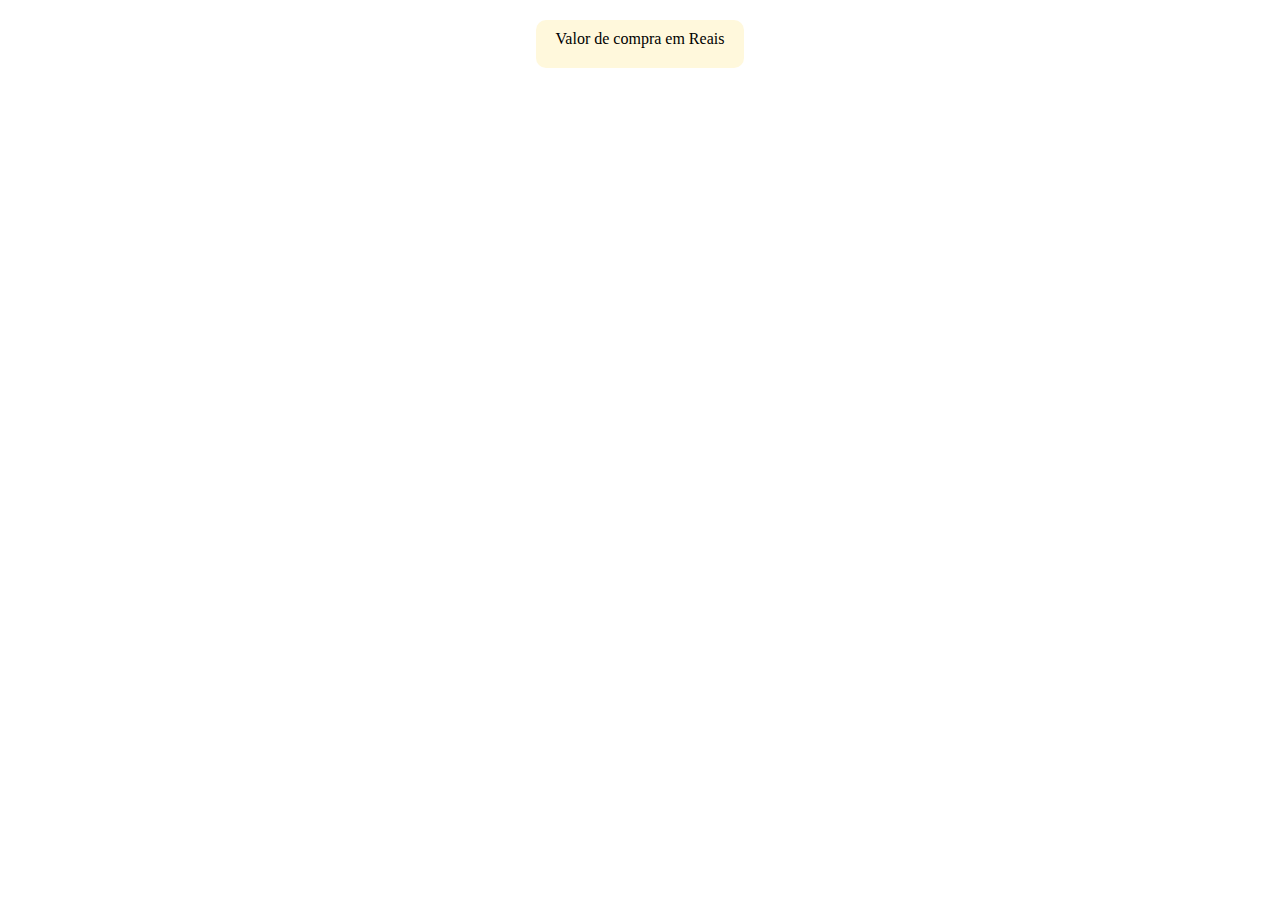
<file: busca-bitcoin/index.html>
<!DOCTYPE html>
<html lang="en">

<head>
  <meta charset="UTF-8">
  <meta http-equiv="X-UA-Compatible" content="IE=edge">
  <meta name="viewport" content="width=device-width, initial-scale=1.0">
  <link rel="stylesheet" href="./style.css">
  <title>Document</title>
</head>

<body>

  <main class="main-container">
    <div class="main">
      <div class="flexItem">
        <p>Valor de compra em Reais</p>
        <p id="bitcoinBrl"></p>
      </div>
    </div>
  </main>
  <script src="./script.js"></script>
</body>

</html>
</file>
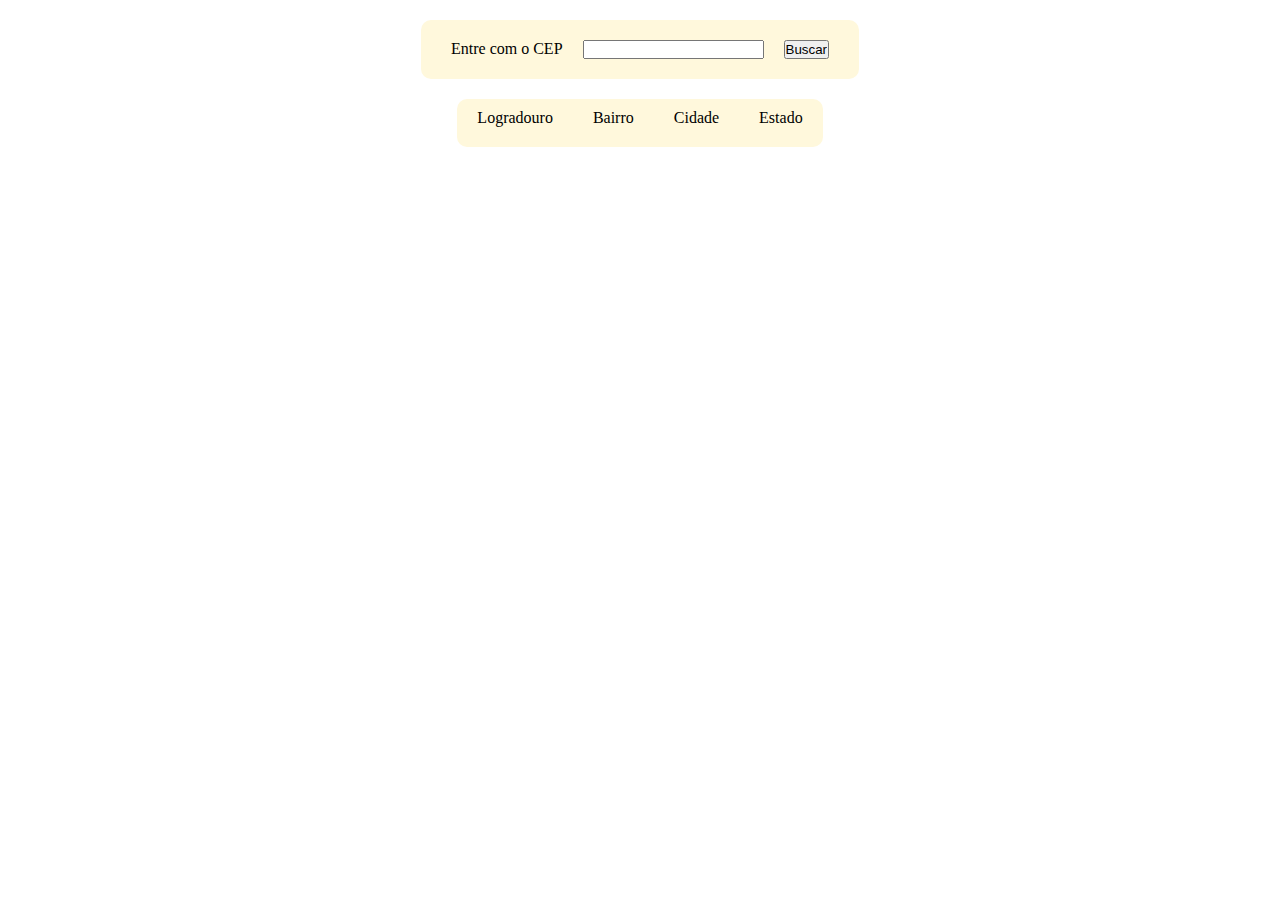
<file: busca-cep/index.html>
<!DOCTYPE html>
<html lang="en">

<head>
  <meta charset="UTF-8">
  <meta http-equiv="X-UA-Compatible" content="IE=edge">
  <meta name="viewport" content="width=device-width, initial-scale=1.0">
  <link rel="stylesheet" href="./style.css">
  <title>Document</title>
</head>

<body>

  <header class="header-container">
    <div class="header">
      <form id="buscaCep" class="header">
        <label for="cep">Entre com o CEP</label>
        <input id="cep" type="text" name="cep">
        <input id="enviar" type="button" value="Buscar">
      </form>
    </div>
  </header>
  <main class="main-container">
    <div class="main">
      <div class="flexItem">
        <p>Logradouro</p>
        <p id="logradouro"></p>
      </div>
      <div class="flexItem">
        <p>Bairro</p>
        <p id="bairro"></p>
      </div>
      <div class="flexItem">
        <p>Cidade</p>
        <p id="cidade"></p>
      </div>
      <div class="flexItem">
        <p>Estado</p>
        <p id="estado"></p>
      </div>
    </div>
  </main>
  <script src="./script.js"></script>
</body>

</html>
</file>
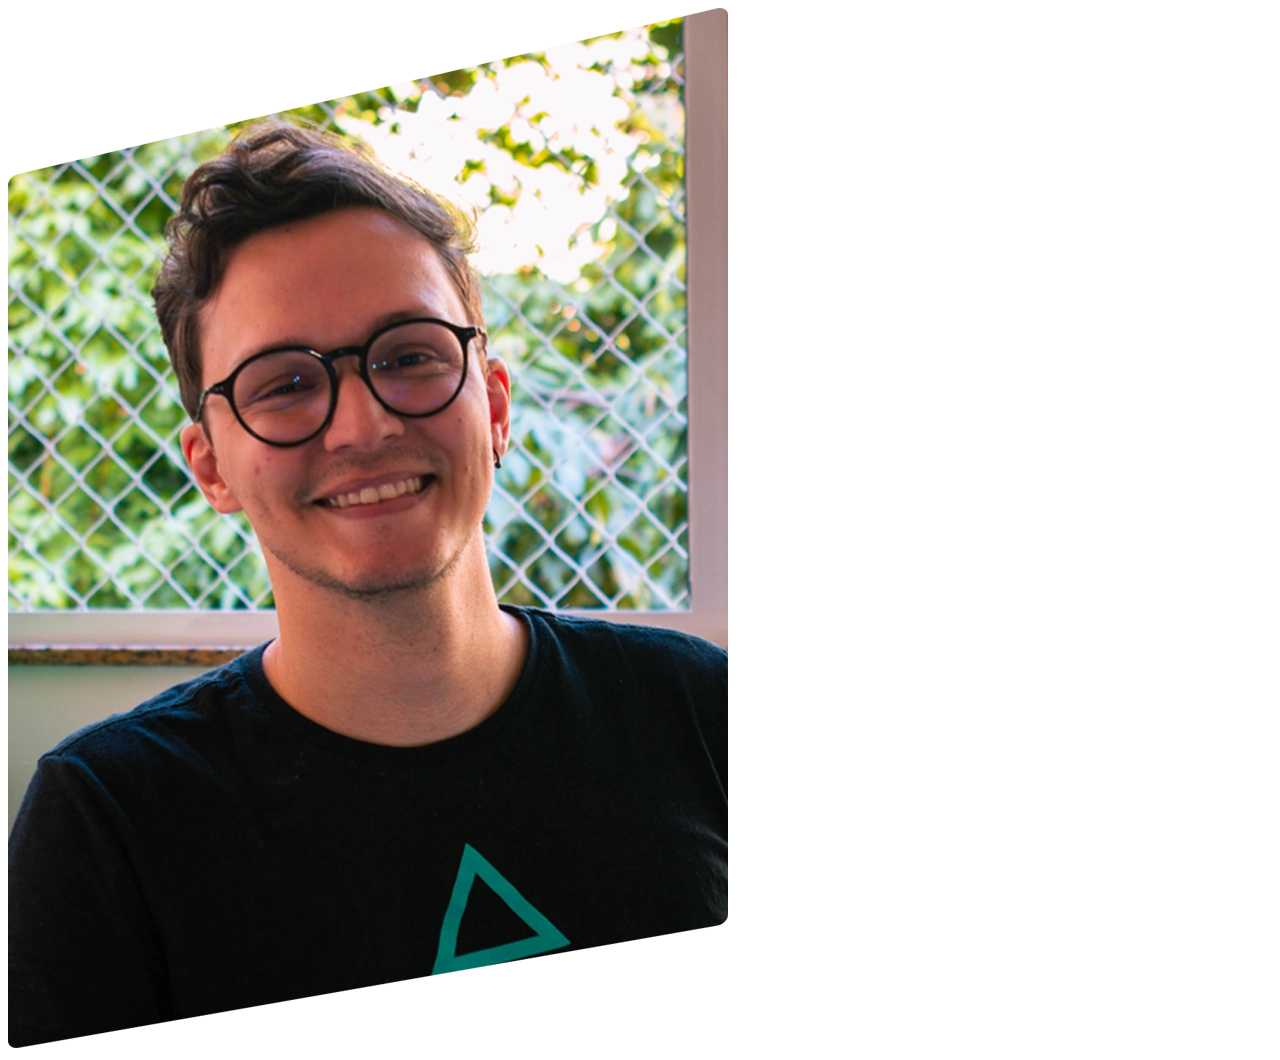
<file: fetch-blob/index.html>
<!DOCTYPE html>
<html lang="en">

<head>
  <meta charset="UTF-8">
  <meta http-equiv="X-UA-Compatible" content="IE=edge">
  <meta name="viewport" content="width=device-width, initial-scale=1.0">
  <title>Document</title>
</head>

<body>
  <img src="" alt="">
  <script src="./script.js"></script>
</body>

</html>
</file>
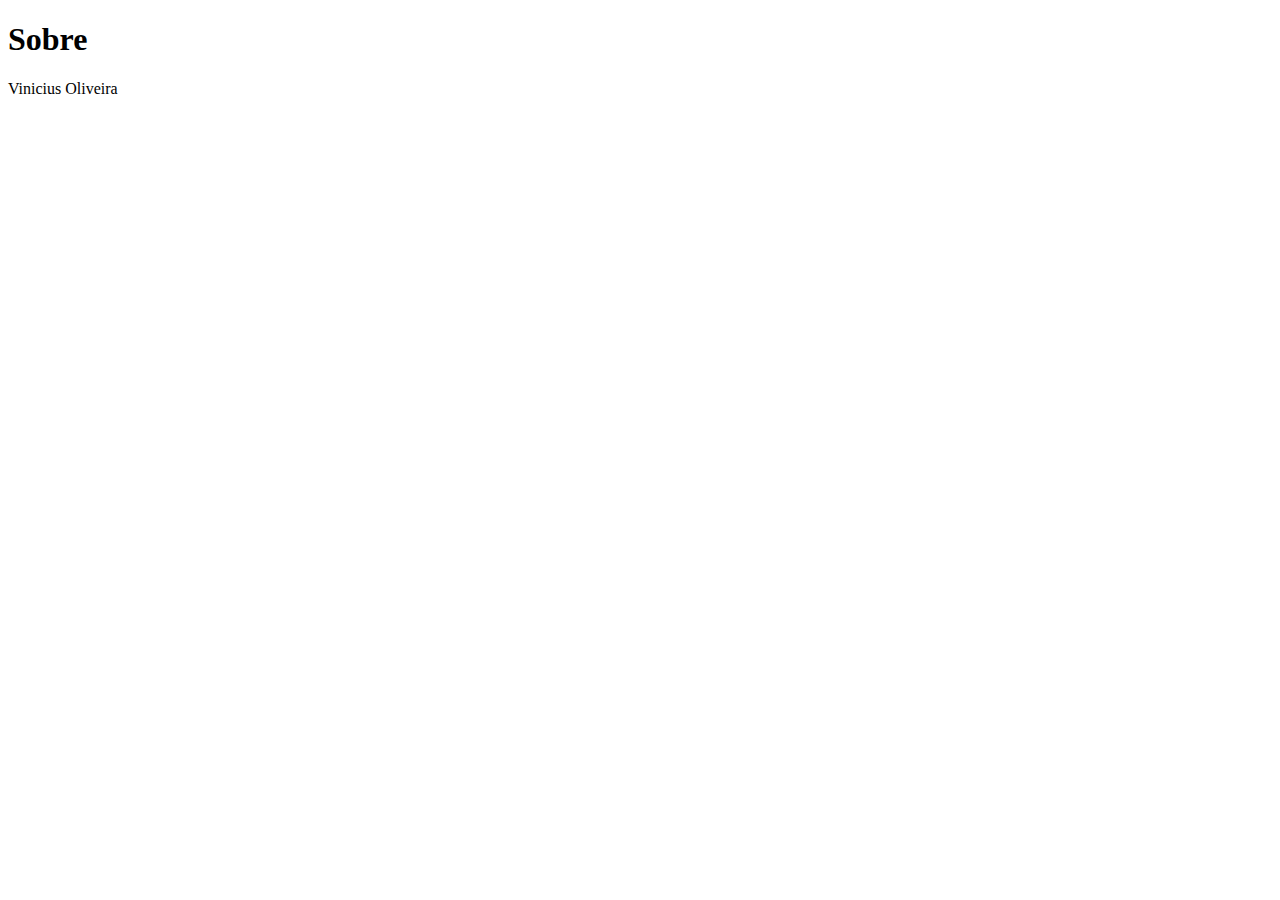
<file: fetch-html/index.html>
<!DOCTYPE html>
<html lang="en">

<head>
  <meta charset="UTF-8">
  <meta http-equiv="X-UA-Compatible" content="IE=edge">
  <meta name="viewport" content="width=device-width, initial-scale=1.0">
  <title>Document</title>
</head>
<h1></h1>
<p></p>

<body>
  <script src="./script.js"></script>
</body>

</html>
</file>
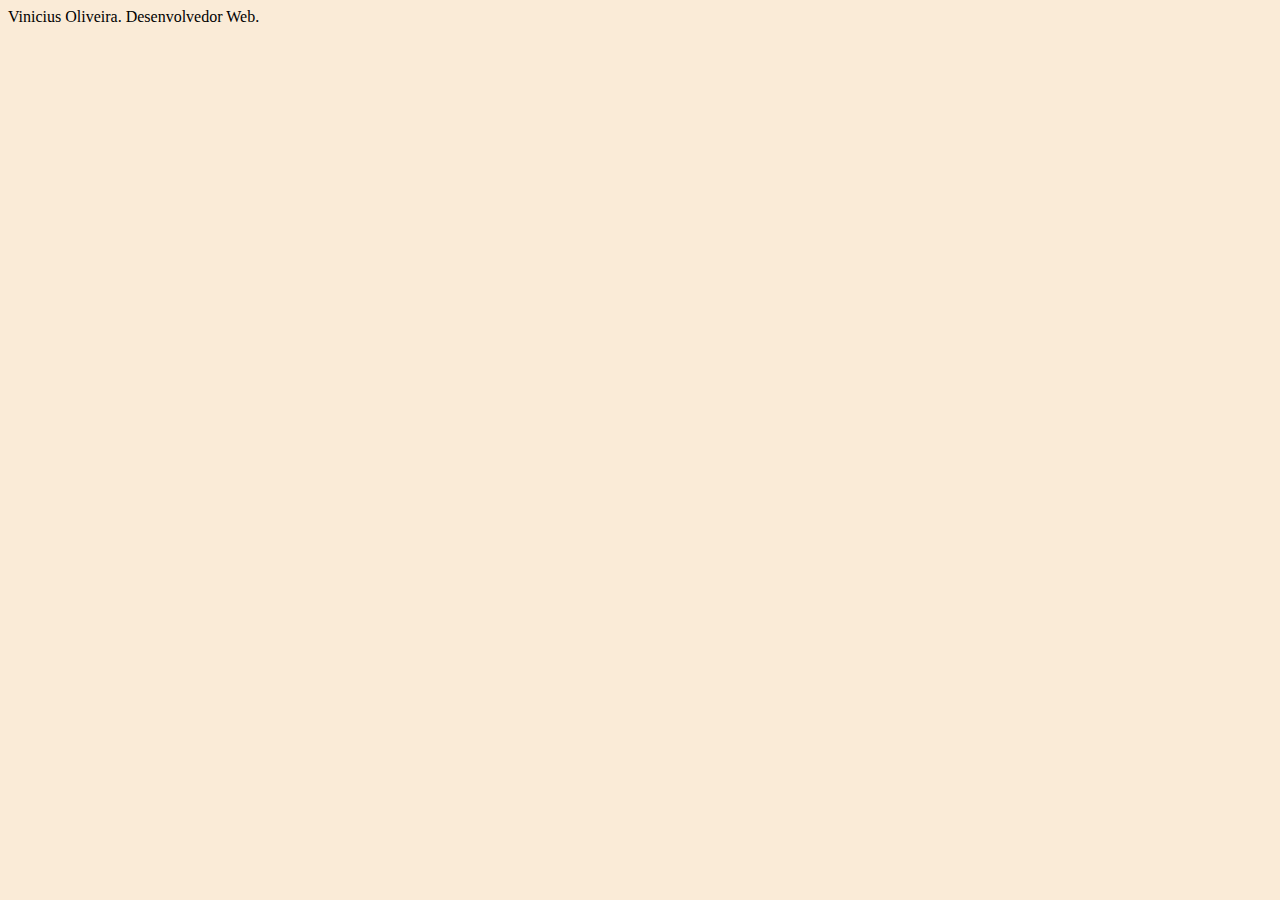
<file: fetch/index.html>
<!DOCTYPE html>
<html lang="en">

<head>
  <meta charset="UTF-8">
  <meta http-equiv="X-UA-Compatible" content="IE=edge">
  <meta name="viewport" content="width=device-width, initial-scale=1.0">
  <title>Document</title>
</head>

<body class="body">
  <div class="nome"></div>
  <div class="conteudo"></div>
  <script src="./script.js"></script>
</body>

</html>
</file>
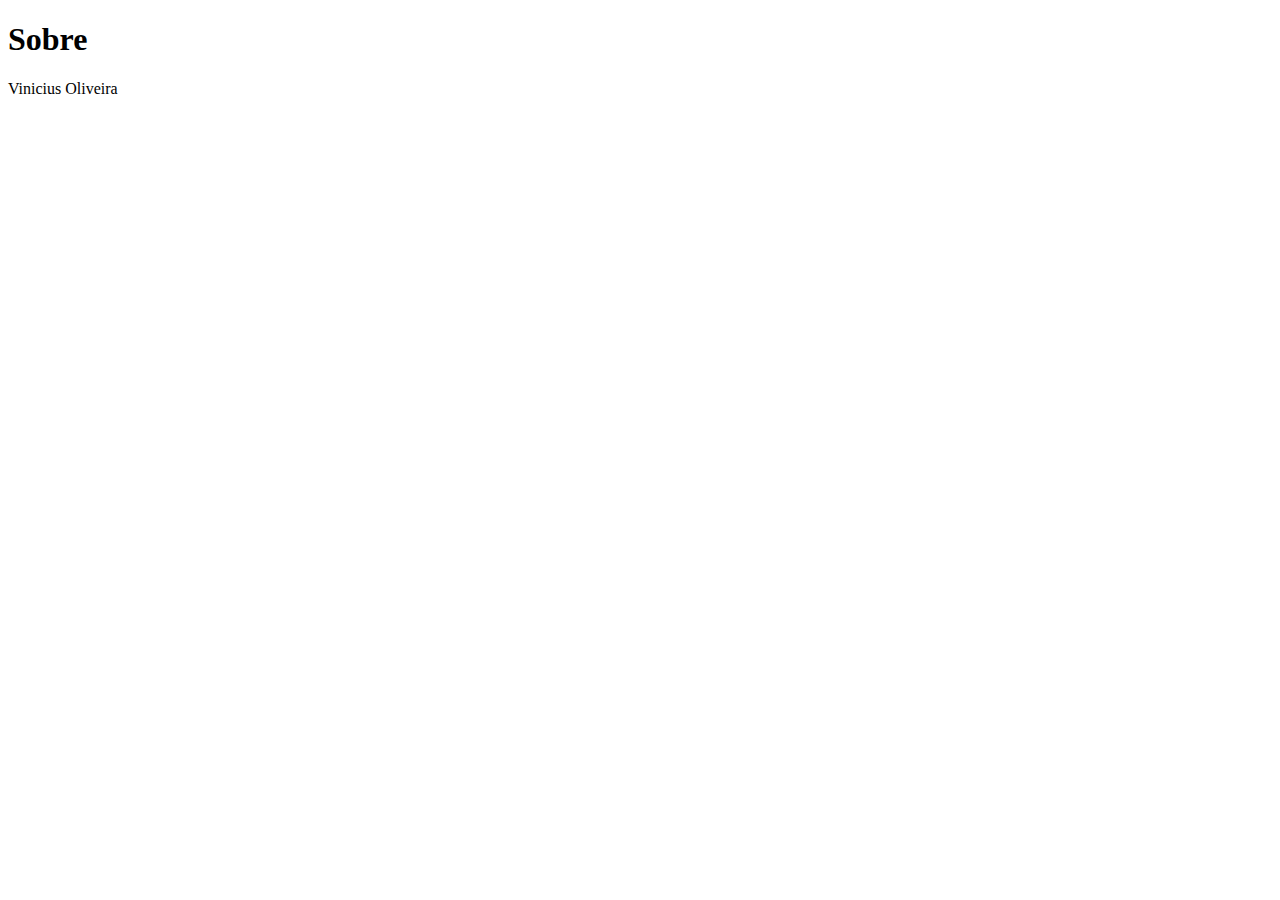
<file: fetch-html/sobre.html>
<!DOCTYPE html>
<html lang="en">

<head>
  <meta charset="UTF-8">
  <meta http-equiv="X-UA-Compatible" content="IE=edge">
  <meta name="viewport" content="width=, initial-scale=1.0">
  <title>Document</title>
</head>

<body>
  <h1>Sobre</h1>
  <p>Vinicius Oliveira</p>
</body>

</html>
</file>
<file: busca-bitcoin/style.css>
* {
  margin: 0;
  padding: 0;
}
body {
  display: flex;
  flex-direction: column;
}
.main-container {
  place-self: center;
  margin-top: 20px;
}

.main {
  display: flex;
  gap: 20px;
  background-color: cornsilk;
  width: 100%;
  flex: 1;
  padding: 10px 10px;
  justify-content: center;
  place-self: center;
  border-radius: 10px;
}
.flexItem {
  display: flex;
  flex-direction: column;
  gap: 10px;
}
</file>
<file: busca-cep/style.css>
* {
  margin: 0;
  padding: 0;
}
body {
  display: flex;
  flex-direction: column;
}
.header-container,
.main-container {
  place-self: center;
}

.main,
.header {
  display: flex;
  gap: 20px;
  background-color: cornsilk;
  width: 100%;
  flex: 1;
  padding: 10px 10px;
  justify-content: center;
  place-self: center;
  border-radius: 10px;
}
.main {
  margin-top: 20px;
  gap: 40px;
}
.header-container {
  margin-top: 20px;
}
.flexItem {
  display: flex;
  flex-direction: column;
  gap: 10px;
}
</file>
